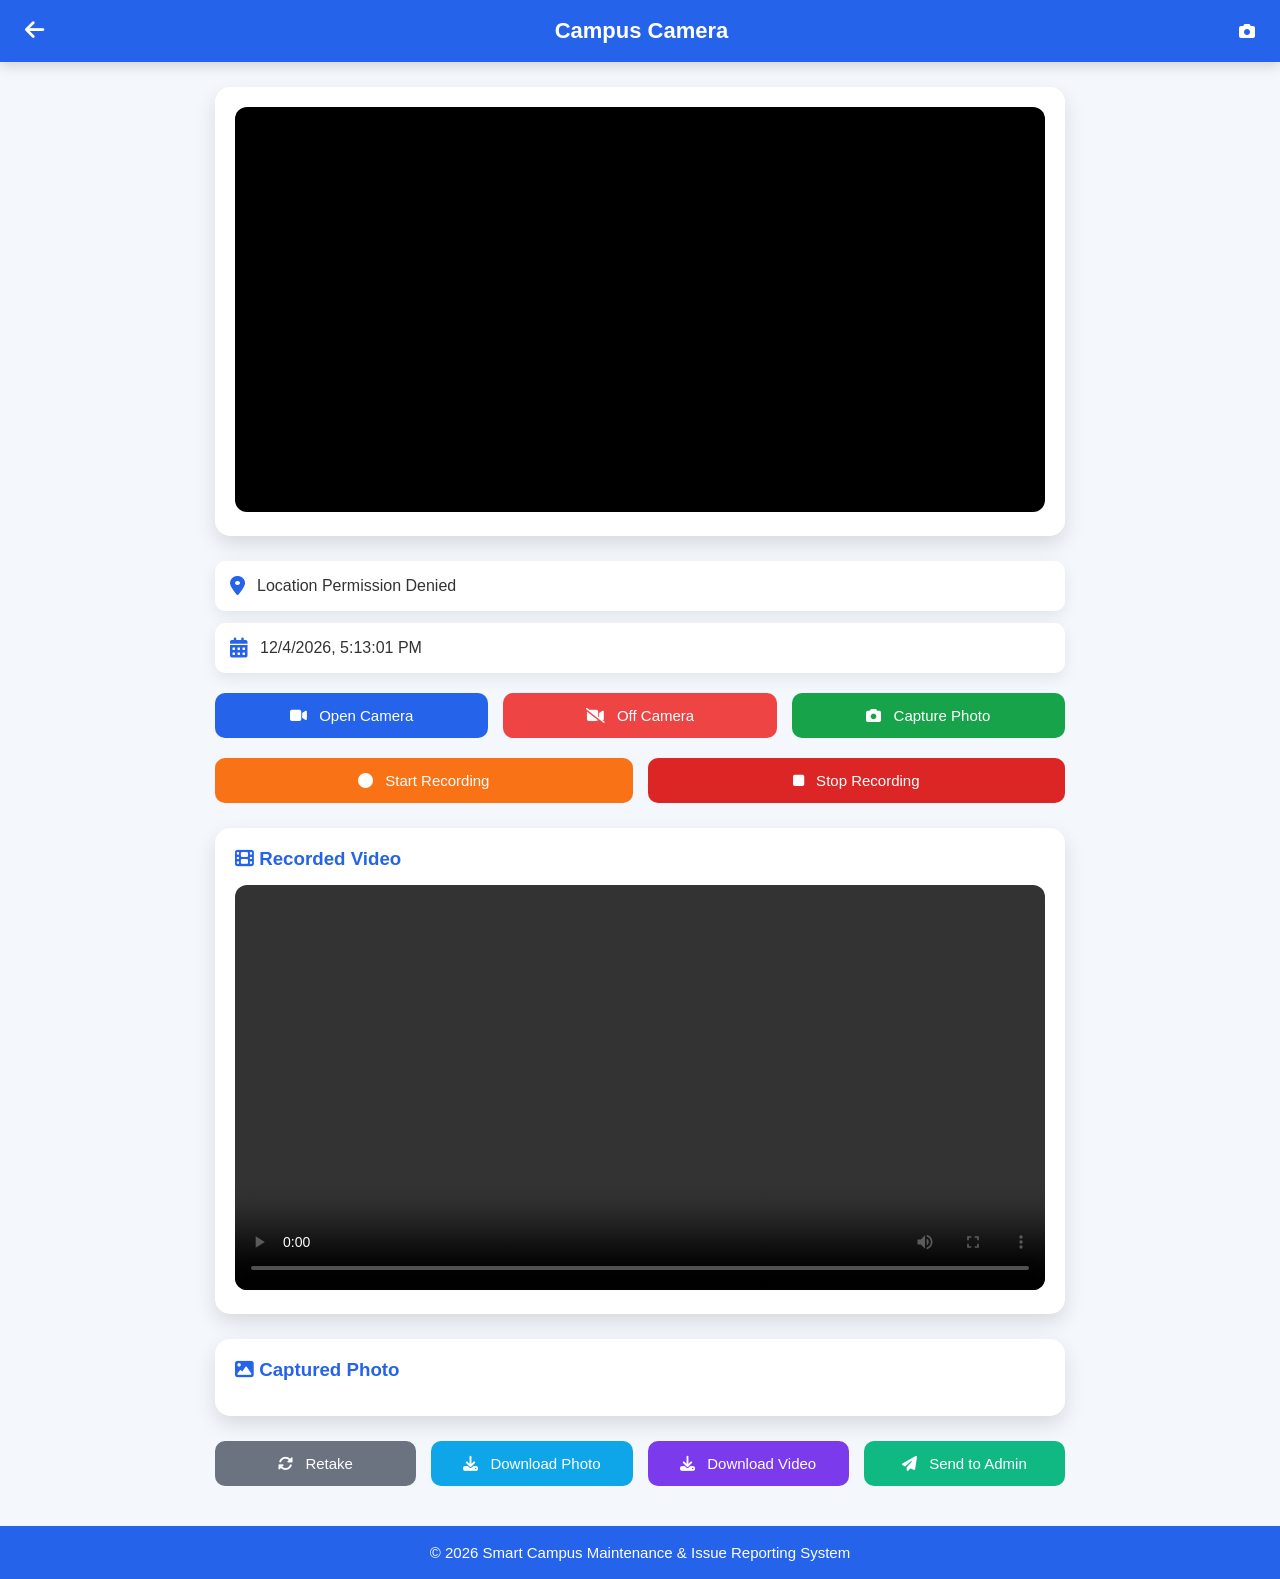
<file: mini project sem 5/camera.html>
<!DOCTYPE html>
<html lang="en">

<head>
    <meta charset="UTF-8">
    <meta name="viewport" content="width=device-width, initial-scale=1.0">
    <title>Campus Camera</title>

    <link rel="stylesheet" href="camera.css">

    <link rel="stylesheet"
        href="https://cdnjs.cloudflare.com/ajax/libs/font-awesome/6.6.0/css/all.min.css">
</head>

<body>

<!-- Header -->

<header>

    <a href="student.html" class="back">
        <i class="fa-solid fa-arrow-left"></i>
    </a>

    <h2>Campus Camera</h2>

    <i class="fa-solid fa-camera"></i>

</header>

<!-- Camera -->

<div class="camera-card">

    <video id="video" autoplay playsinline></video>

    <canvas id="canvas" style="display:none;"></canvas>

    <img id="photoPreview">

</div>

<!-- Information -->

<div class="info">

    <div class="info-box">
        <i class="fa-solid fa-location-dot"></i>
        <span id="location">Detecting Location...</span>
    </div>

    <div class="info-box">
        <i class="fa-solid fa-calendar-days"></i>
        <span id="datetime"></span>
    </div>

</div>

<!-- Camera Controls -->

<div class="controls">

    <button id="openCamera">
        <i class="fa-solid fa-video"></i>
        Open Camera
    </button>

    <button id="closeCamera">
        <i class="fa-solid fa-video-slash"></i>
        Off Camera
    </button>

    <button id="captureBtn">
        <i class="fa-solid fa-camera"></i>
        Capture Photo
    </button>

</div>

<!-- Recording Controls -->

<div class="controls">

    <button id="startRecord">
        <i class="fa-solid fa-circle"></i>
        Start Recording
    </button>

    <button id="stopRecord" disabled>
        <i class="fa-solid fa-stop"></i>
        Stop Recording
    </button>

</div>

<!-- Video Preview -->

<div class="preview-card">

    <h3>
        <i class="fa-solid fa-film"></i>
        Recorded Video
    </h3>

    <video id="recordedVideo" controls></video>

</div>

<!-- Photo Preview -->

<div class="preview-card">

    <h3>
        <i class="fa-solid fa-image"></i>
        Captured Photo
    </h3>

    <img id="capturedImage">

</div>

<!-- Actions -->

<div class="actions">

    <button id="retake">
        <i class="fa-solid fa-rotate"></i>
        Retake
    </button>

    <button id="downloadPhoto">
        <i class="fa-solid fa-download"></i>
        Download Photo
    </button>

    <button id="downloadVideo">
        <i class="fa-solid fa-download"></i>
        Download Video
    </button>

  
    <button id="sendAdmin">
    <i class="fa-solid fa-paper-plane"></i>
    Send to Admin
</button>

</div>

<!-- Footer -->

<footer>
    © 2026 Smart Campus Maintenance & Issue Reporting System
</footer>

<script src="camera.js"></script>

</body>
</html>
</file>
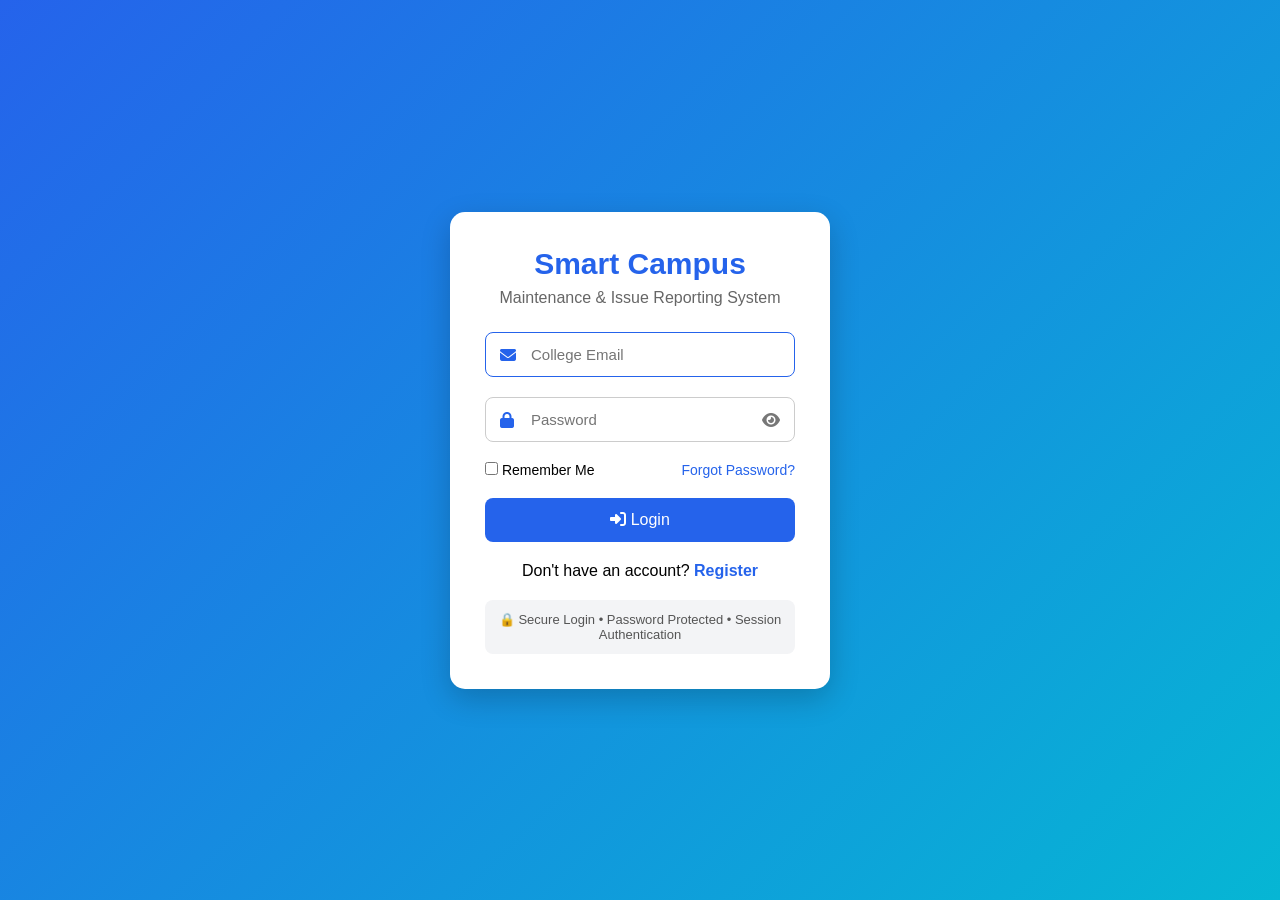
<file: mini project sem 5/login.html>
<!DOCTYPE html>
<html lang="en">
<head>
<meta charset="UTF-8">
<meta name="viewport" content="width=device-width, initial-scale=1.0">
<title>Smart Campus Login</title>

<link rel="stylesheet" href="https://cdnjs.cloudflare.com/ajax/libs/font-awesome/6.5.2/css/all.min.css">

<style>

*{
    margin:0;
    padding:0;
    box-sizing:border-box;
    font-family:Arial,Helvetica,sans-serif;
}

body{
    height:100vh;
    display:flex;
    justify-content:center;
    align-items:center;
    background:linear-gradient(135deg,#2563EB,#06B6D4);
}

.login-box{
    width:380px;
    background:#fff;
    padding:35px;
    border-radius:15px;
    box-shadow:0 10px 30px rgba(0,0,0,.2);
}

.logo{
    text-align:center;
    margin-bottom:25px;
}

.logo h1{
    color:#2563EB;
    font-size:30px;
}

.logo p{
    color:#666;
    margin-top:8px;
}

.input-box{
    position:relative;
    margin-bottom:20px;
}

.input-box input{
    width:100%;
    padding:13px 45px;
    border:1px solid #ccc;
    border-radius:8px;
    font-size:15px;
    outline:none;
}

.input-box input:focus{
    border-color:#2563EB;
}

.left-icon{
    position:absolute;
    left:15px;
    top:15px;
    color:#2563EB;
}

.right-icon{
    position:absolute;
    right:15px;
    top:15px;
    cursor:pointer;
    color:#777;
}

.options{
    display:flex;
    justify-content:space-between;
    font-size:14px;
    margin-bottom:20px;
}

.options a{
    text-decoration:none;
    color:#2563EB;
}

button{
    width:100%;
    padding:13px;
    border:none;
    border-radius:8px;
    background:#2563EB;
    color:#fff;
    font-size:16px;
    cursor:pointer;
    transition:.3s;
}

button:hover{
    background:#1D4ED8;
}

.register{
    margin-top:20px;
    text-align:center;
}

.register a{
    text-decoration:none;
    color:#2563EB;
    font-weight:bold;
}

.security{
    margin-top:20px;
    background:#F3F4F6;
    padding:12px;
    border-radius:8px;
    font-size:13px;
    color:#555;
    text-align:center;
}

@media(max-width:420px){

.login-box{
    width:90%;
}

}

</style>
</head>

<body>

<div class="login-box">

<div class="logo">
<h1>Smart Campus</h1>
<p>Maintenance & Issue Reporting System</p>
</div>

<form action="main.html" method="POST">

<div class="input-box">

<i class="fa-solid fa-envelope left-icon"></i>

<input
type="email"
name="email"
placeholder="College Email"
required>

</div>

<div class="input-box">

<i class="fa-solid fa-lock left-icon"></i>

<input
type="password"
id="password"
name="password"
placeholder="Password"
required
minlength="8">

<i class="fa-solid fa-eye right-icon" onclick="showPassword()" id="eye"></i>

</div>

<div class="options">

<label>
<input type="checkbox">
 Remember Me
</label>

<a href="#">Forgot Password?</a>

</div>

<button type="submit">
    <form action="main.html" method="get"></form>
<i class="fa-solid fa-right-to-bracket"></i>
 Login
</button>

<div class="register">

Don't have an account?

<a href="#">
Register
</a>

</div>

<div class="security">

🔒 Secure Login • Password Protected • Session Authentication

</div>

</form>

</div>



<script src="login.js"></script>

</body>
</html>
</file>
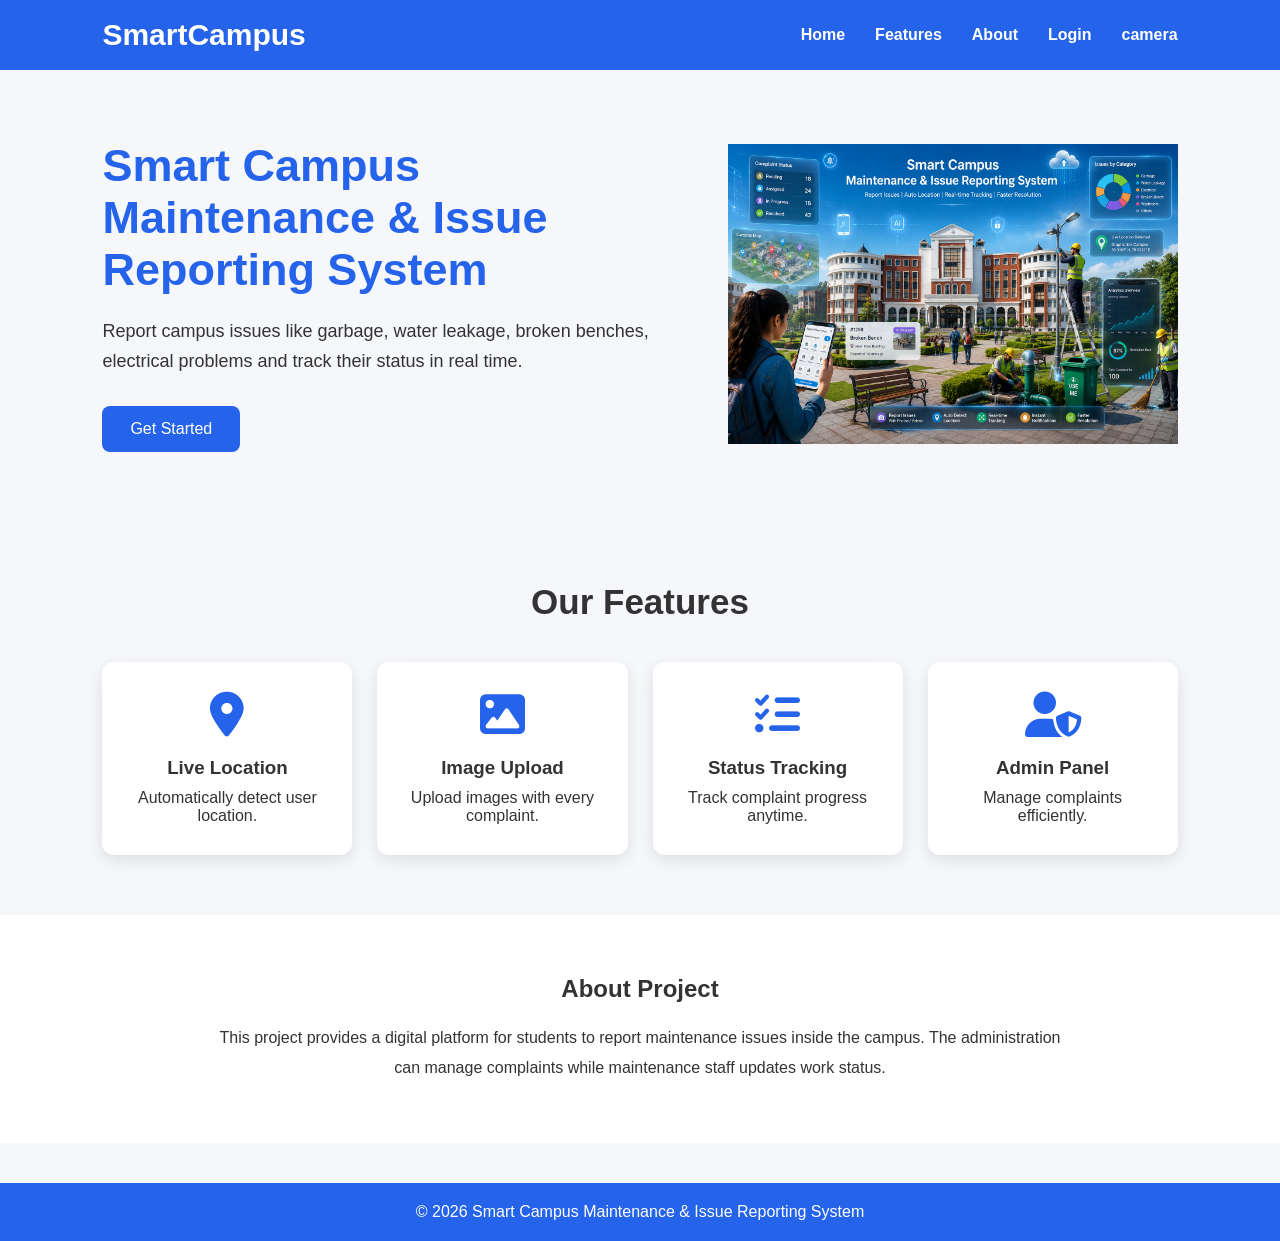
<file: mini project sem 5/main.html>
<!DOCTYPE html>
<html lang="en">
<head>
    <meta charset="UTF-8">
    <meta name="viewport" content="width=device-width, initial-scale=1.0">
    <title>Smart Campus Maintenance & Issue Reporting System</title>

    <link rel="stylesheet" href="style.css">

    <link rel="stylesheet"
          href="https://cdnjs.cloudflare.com/ajax/libs/font-awesome/6.6.0/css/all.min.css">
</head>

<body>

<header>

<nav class="navbar">

<div class="logo">
SmartCampus
</div>

<ul class="menu">
<li><a href="#">Home</a></li>
<li><a href="#features">Features</a></li>
<li><a href="#about">About</a></li>
<li><a href="#">Login</a></li>
<li><a href="camera.html">camera</a></li>
</ul>

</nav>

</header>

<section class="hero">

<div class="hero-text">

<h1>
Smart Campus Maintenance
&
Issue Reporting System
</h1>

<p>
Report campus issues like garbage, water leakage,
broken benches, electrical problems and track
their status in real time.
</p>

<a href="#" class="btn">
Get Started
</a>

</div>

<div class="hero-image">

<img src="2bfd486c-188d-42de-8985-d29adbae9e86.png" alt="Campus">

</div>

</section>

<section class="features" id="features">

<h2>Our Features</h2>

<div class="card-container">

<div class="card">
<i class="fa-solid fa-location-dot"></i>
<h3>Live Location</h3>
<p>Automatically detect user location.</p>
</div>

<div class="card">
<i class="fa-solid fa-image"></i>
<h3>Image Upload</h3>
<p>Upload images with every complaint.</p>
</div>

<div class="card">
<i class="fa-solid fa-list-check"></i>
<h3>Status Tracking</h3>
<p>Track complaint progress anytime.</p>
</div>

<div class="card">
<i class="fa-solid fa-user-shield"></i>
<h3>Admin Panel</h3>
<p>Manage complaints efficiently.</p>
</div>

</div>

</section>

<section class="about" id="about">

<h2>About Project</h2>

<p>

This project provides a digital platform for students to report
maintenance issues inside the campus. The administration can
manage complaints while maintenance staff updates work status.

</p>

</section>

<footer>

<p>

© 2026 Smart Campus Maintenance & Issue Reporting System

</p>

</footer>

</body>
</html>
</file>
<file: mini project sem 5/camera.css>
/* ==========================
   Smart Campus Camera
========================== */

*{
    margin:0;
    padding:0;
    box-sizing:border-box;
    font-family:Arial,Helvetica,sans-serif;
}

body{
    background:#f4f7fc;
    color:#333;
}

/* Header */

header{
    background:#2563eb;
    color:#fff;
    display:flex;
    justify-content:space-between;
    align-items:center;
    padding:18px 25px;
    box-shadow:0 4px 12px rgba(0,0,0,.15);
}

header h2{
    font-size:22px;
}

.back{
    color:#fff;
    text-decoration:none;
    font-size:22px;
}

/* Camera Card */

.camera-card{
    width:90%;
    max-width:850px;
    margin:25px auto;
    background:#fff;
    border-radius:15px;
    overflow:hidden;
    box-shadow:0 8px 20px rgba(0,0,0,.12);
    padding:20px;
}

#video{
    width:100%;
    border-radius:12px;
    background:#000;
}

#canvas{
    display:none;
}

#photoPreview{
    display:none;
    width:100%;
    margin-top:15px;
    border-radius:12px;
}

/* Info */

.info{
    width:90%;
    max-width:850px;
    margin:20px auto;
}

.info-box{
    display:flex;
    align-items:center;
    gap:12px;
    background:#fff;
    margin-bottom:12px;
    padding:15px;
    border-radius:10px;
    box-shadow:0 5px 15px rgba(0,0,0,.08);
}

.info-box i{
    color:#2563eb;
    font-size:20px;
}

/* Controls */

.controls{
    width:90%;
    max-width:850px;
    margin:20px auto;
    display:grid;
    grid-template-columns:repeat(auto-fit,minmax(180px,1fr));
    gap:15px;
}

/* Buttons */

button{
    border:none;
    padding:14px;
    border-radius:10px;
    color:#fff;
    font-size:15px;
    cursor:pointer;
    transition:.3s;
}

button i{
    margin-right:8px;
}

/* Individual Button Colors */

#openCamera{
    background:#2563eb;
}

#openCamera:hover{
    background:#1d4ed8;
}

#closeCamera{
    background:#ef4444;
}

#closeCamera:hover{
    background:#dc2626;
}

#captureBtn{
    background:#16a34a;
}

#captureBtn:hover{
    background:#15803d;
}

#startRecord{
    background:#f97316;
}

#startRecord:hover{
    background:#ea580c;
}

#stopRecord{
    background:#dc2626;
}

#stopRecord:hover{
    background:#b91c1c;
}

#retake{
    background:#6b7280;
}

#retake:hover{
    background:#4b5563;
}

#downloadPhoto{
    background:#0ea5e9;
}

#downloadPhoto:hover{
    background:#0284c7;
}

#downloadVideo{
    background:#7c3aed;
}

#downloadVideo:hover{
    background:#6d28d9;
}

#sendAdmin{
    background:#10b981;
}

#sendAdmin:hover{
    background:#059669;
}

/* Preview */

.preview-card{
    width:90%;
    max-width:850px;
    margin:25px auto;
    background:#fff;
    padding:20px;
    border-radius:15px;
    box-shadow:0 8px 20px rgba(0,0,0,.12);
}

.preview-card h3{
    margin-bottom:15px;
    color:#2563eb;
}

#recordedVideo,
#capturedImage{
    width:100%;
    border-radius:12px;
}

#capturedImage{
    display:none;
}

/* Actions */

.actions{
    width:90%;
    max-width:850px;
    margin:20px auto;
    display:grid;
    grid-template-columns:repeat(auto-fit,minmax(180px,1fr));
    gap:15px;
}

/* Footer */

footer{
    margin-top:40px;
    padding:18px;
    background:#2563eb;
    color:#fff;
    text-align:center;
    font-size:15px;
}

/* Responsive */

@media(max-width:768px){

    header{
        padding:15px;
    }

    header h2{
        font-size:18px;
    }

    .controls,
    .actions{
        grid-template-columns:1fr;
    }

}
</file>
<file: mini project sem 5/style.css>
*{
margin:0;
padding:0;
box-sizing:border-box;
font-family:Arial,sans-serif;
}

body{
background:#f5f7fb;
color:#333;
}

/* Navbar */

.navbar{

display:flex;
justify-content:space-between;
align-items:center;

padding:18px 8%;

background:#2563eb;

}

.logo{

color:white;
font-size:30px;
font-weight:bold;

}

.menu{

display:flex;
list-style:none;

}

.menu li{

margin-left:30px;

}

.menu li a{

color:white;
text-decoration:none;
font-weight:bold;

transition:.3s;

}

.menu li a:hover{

color:yellow;

}

/* Hero */

.hero{

display:flex;
justify-content:space-between;
align-items:center;

padding:70px 8%;

flex-wrap:wrap;

}

.hero-text{

max-width:550px;

}

.hero-text h1{

font-size:45px;
color:#2563eb;

margin-bottom:20px;

}

.hero-text p{

font-size:18px;

line-height:30px;

}

.btn{

display:inline-block;

margin-top:30px;

padding:14px 28px;

background:#2563eb;

color:white;

text-decoration:none;

border-radius:8px;

}

.btn:hover{

background:#1d4ed8;

}

.hero-image img{

width:450px;

}

/* Features */

.features{

padding:60px 8%;

text-align:center;

}

.features h2{

font-size:35px;

margin-bottom:40px;

}

.card-container{

display:grid;

grid-template-columns:repeat(auto-fit,minmax(220px,1fr));

gap:25px;

}

.card{

background:white;

padding:30px;

border-radius:12px;

box-shadow:0 5px 15px rgba(0,0,0,.1);

transition:.3s;

}

.card:hover{

transform:translateY(-8px);

}

.card i{

font-size:45px;

color:#2563eb;

margin-bottom:20px;

}

.card h3{

margin-bottom:10px;

}

/* About */

.about{

background:white;

padding:60px 8%;

text-align:center;

}

.about h2{

margin-bottom:20px;

}

.about p{

line-height:30px;

max-width:850px;

margin:auto;

}

/* Footer */

footer{

background:#2563eb;

color:white;

text-align:center;

padding:20px;

margin-top:40px;

}

/* Responsive */

@media(max-width:768px){

.navbar{

flex-direction:column;

}

.menu{

margin-top:15px;

}

.hero{

flex-direction:column;

text-align:center;

}

.hero-image img{

width:100%;
max-width:350px;

margin-top:30px;

}

.hero-text h1{

font-size:34px;

}

}
</file>
